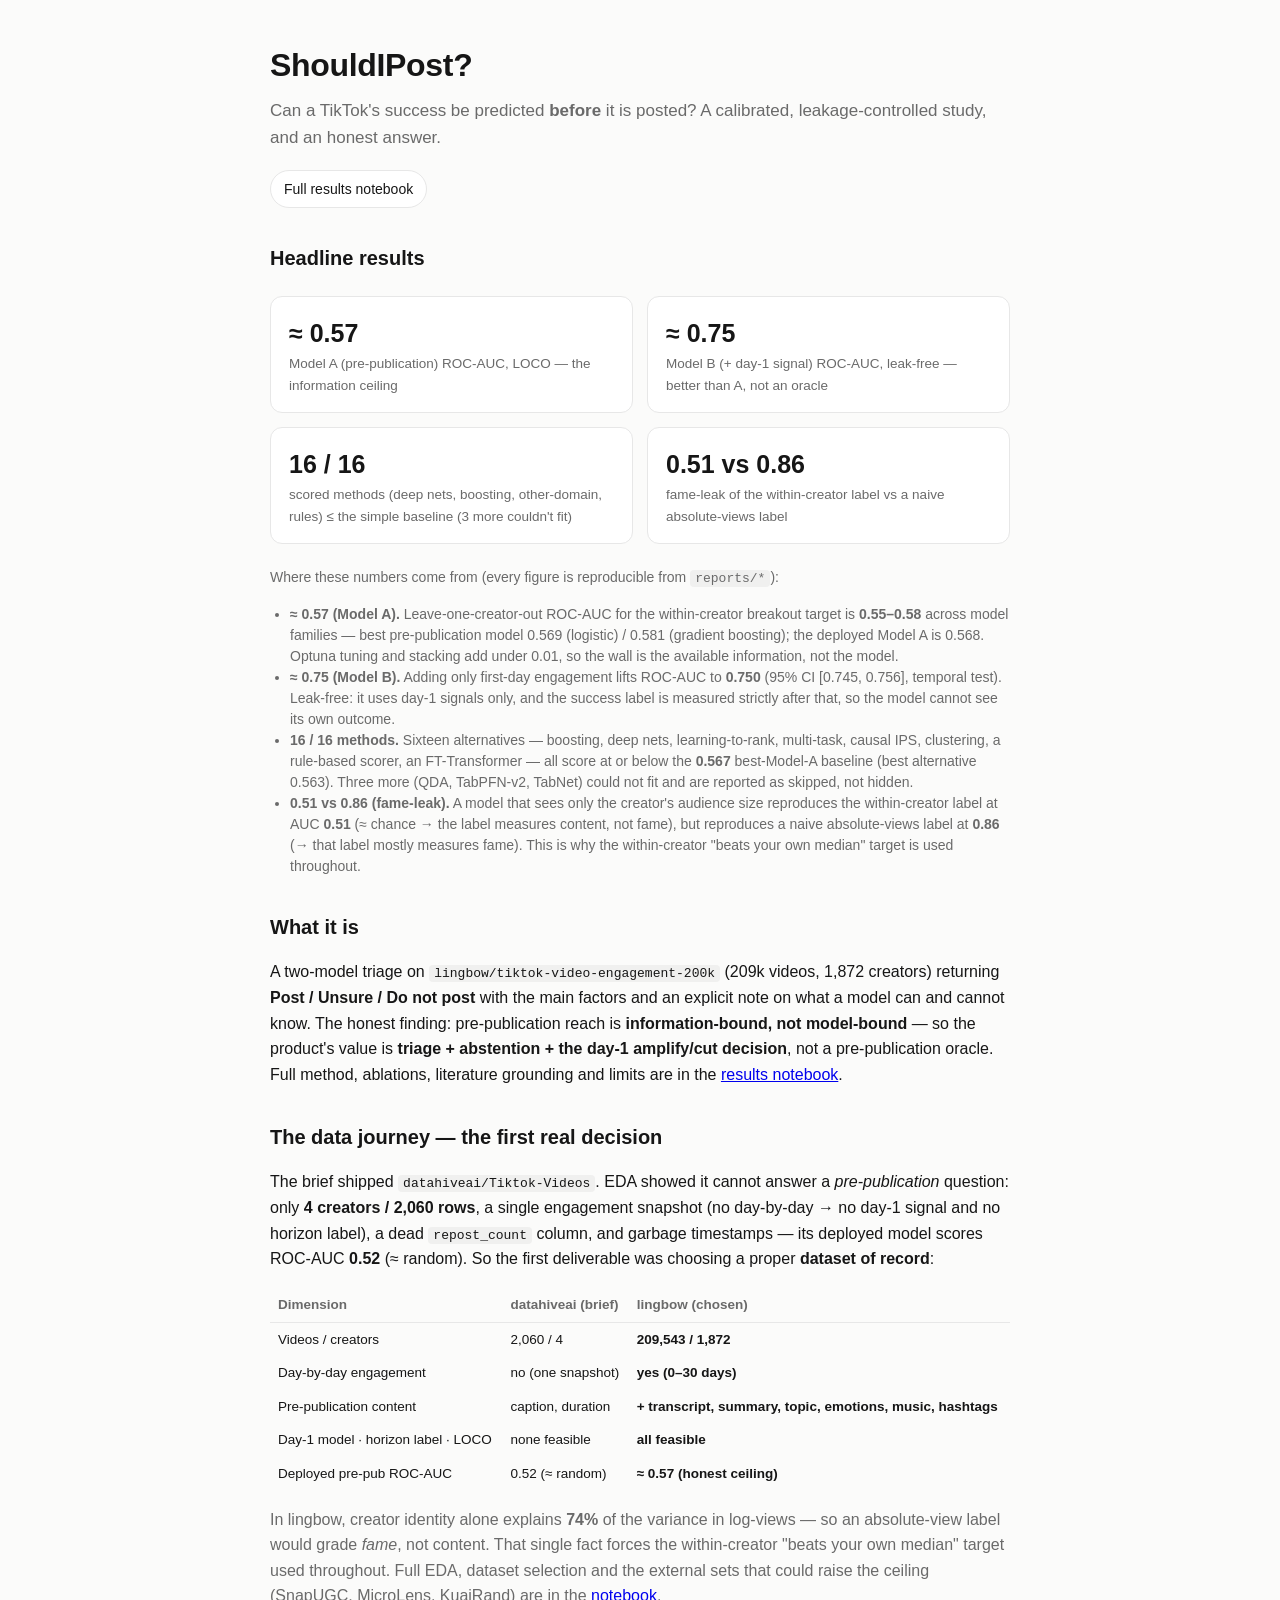
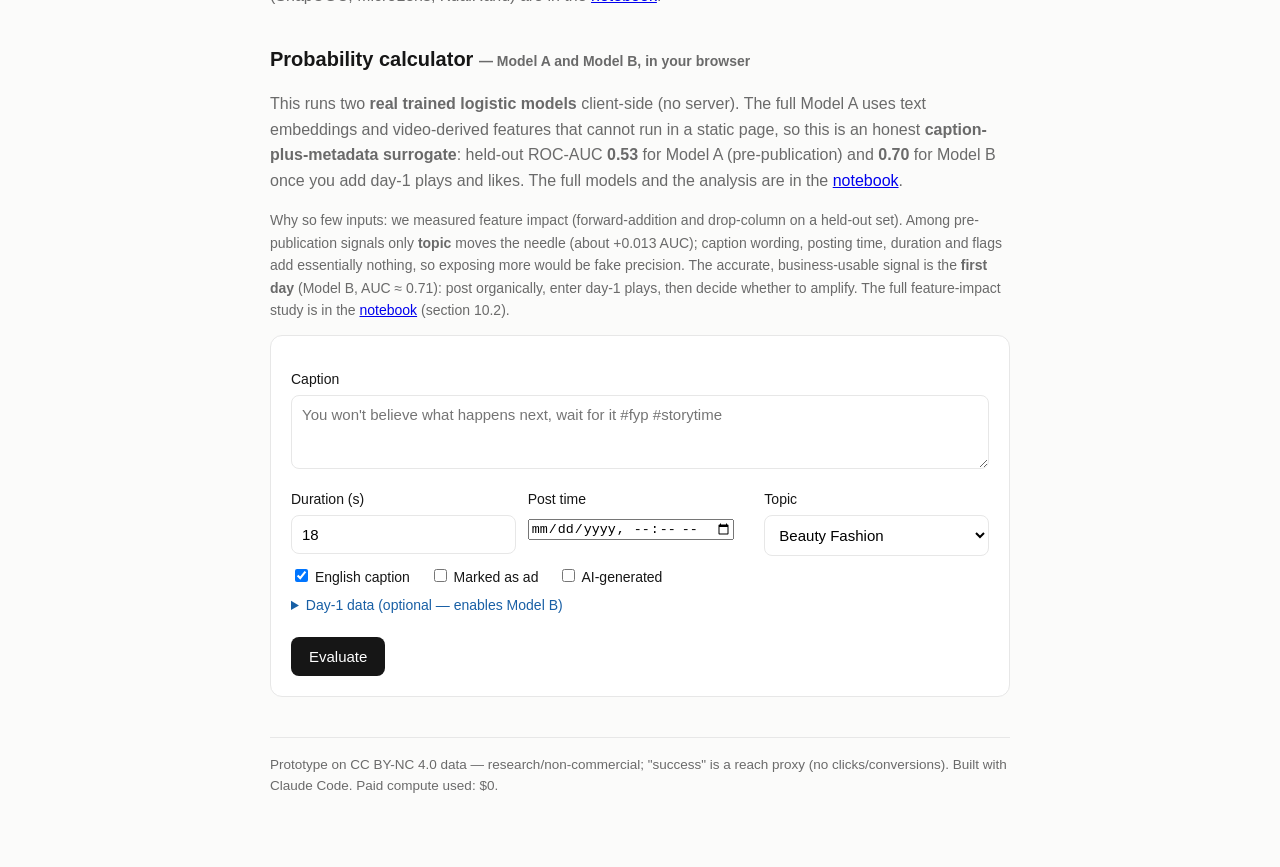
<file: docs/index.html>
<!DOCTYPE html>
<html lang="en">
<head>
<meta charset="utf-8"/>
<meta name="viewport" content="width=device-width, initial-scale=1"/>
<title>ShouldIPost? — pre-publication TikTok success, honestly measured</title>
<style>
  :root { --fg:#161616; --mut:#6a6a6a; --line:#e7e7e7; --bg:#fbfbfa; --green:#1a9850; --red:#d73027;
          --amber:#e08a00; --acc:#185fa5; --card:#fff; }
  *{box-sizing:border-box;} body{margin:0;background:var(--bg);color:var(--fg);
    font-family:-apple-system,Segoe UI,Roboto,Helvetica,sans-serif;line-height:1.6;}
  .wrap{max-width:780px;margin:0 auto;padding:40px 20px 72px;}
  h1{font-size:32px;margin:0 0 6px;letter-spacing:-.01em;} h2{font-size:20px;margin:34px 0 10px;}
  .sub{color:var(--mut);font-size:17px;margin:0 0 8px;}
  .pills a{display:inline-block;margin:10px 8px 0 0;padding:7px 13px;border:1px solid var(--line);
    border-radius:999px;text-decoration:none;color:var(--fg);font-size:14px;background:#fff;}
  .pills a:hover{border-color:var(--acc);color:var(--acc);}
  .grid{display:grid;grid-template-columns:repeat(2,1fr);gap:14px;margin:22px 0;}
  .stat{background:var(--card);border:1px solid var(--line);border-radius:12px;padding:16px 18px;}
  .stat .n{font-size:25px;font-weight:600;} .stat .l{color:var(--mut);font-size:13.5px;}
  p{font-size:16px;} .mut{color:var(--mut);} code{background:#f0f0ef;padding:1px 5px;border-radius:4px;font-size:13px;}
  .card{background:var(--card);border:1px solid var(--line);border-radius:12px;padding:20px;margin:14px 0;}
  label{display:block;font-weight:500;margin:12px 0 4px;font-size:14px;}
  textarea,input[type=number],input[type=text]{width:100%;padding:10px;border:1px solid var(--line);
    border-radius:8px;font-size:15px;font-family:inherit;} textarea{min-height:74px;resize:vertical;}
  .row{display:flex;gap:12px;} .row>div{flex:1;} input[type=range]{width:100%;}
  button{margin-top:14px;background:var(--fg);color:#fff;border:0;border-radius:8px;padding:11px 18px;font-size:15px;cursor:pointer;}
  .rec{font-size:25px;font-weight:600;} .bar{height:8px;background:#eee;border-radius:6px;overflow:hidden;margin:8px 0;}
  .bar>div{height:100%;background:var(--acc);} .factor{margin:2px 0;font-size:15px;}
  .note{background:#eef3f7;border-radius:8px;padding:12px;font-size:13px;color:#33475b;margin-top:12px;}
  .modelcard{border-top:1px solid var(--line);padding-top:12px;margin-top:14px;}
  select{width:100%;padding:10px;border:1px solid var(--line);border-radius:8px;font-size:15px;font-family:inherit;background:#fff;}
  summary{color:var(--acc);}
  footer{margin-top:40px;color:var(--mut);font-size:13.5px;border-top:1px solid var(--line);padding-top:16px;}
</style>
</head>
<body>
<div class="wrap">

  <h1>ShouldIPost?</h1>
  <p class="sub">Can a TikTok's success be predicted <b>before</b> it is posted? A calibrated,
     leakage-controlled study, and an honest answer.</p>
  <div class="pills">
    <a href="results.html">Full results notebook</a>
  </div>

  <h2>Headline results</h2>
  <div class="grid">
    <div class="stat"><div class="n">≈ 0.57</div><div class="l">Model A (pre-publication) ROC-AUC, LOCO — the information ceiling</div></div>
    <div class="stat"><div class="n">≈ 0.75</div><div class="l">Model B (+ day-1 signal) ROC-AUC, leak-free — better than A, not an oracle</div></div>
    <div class="stat"><div class="n">16 / 16</div><div class="l">scored methods (deep nets, boosting, other-domain, rules) ≤ the simple baseline (3 more couldn't fit)</div></div>
    <div class="stat"><div class="n">0.51 vs 0.86</div><div class="l">fame-leak of the within-creator label vs a naive absolute-views label</div></div>
  </div>
  <p class="mut" style="font-size:14px">Where these numbers come from (every figure is reproducible from
     <code>reports/*</code>):</p>
  <ul class="mut" style="font-size:14px;margin:0 0 6px;padding-left:20px;line-height:1.5">
    <li><b>≈ 0.57 (Model A).</b> Leave-one-creator-out ROC-AUC for the within-creator breakout target is
       <b>0.55–0.58</b> across model families — best pre-publication model 0.569 (logistic) / 0.581 (gradient
       boosting); the deployed Model A is 0.568. Optuna tuning and stacking add under 0.01, so the wall is
       the available information, not the model.</li>
    <li><b>≈ 0.75 (Model B).</b> Adding only first-day engagement lifts ROC-AUC to <b>0.750</b>
       (95% CI [0.745, 0.756], temporal test). Leak-free: it uses day-1 signals only, and the success
       label is measured strictly after that, so the model cannot see its own outcome.</li>
    <li><b>16 / 16 methods.</b> Sixteen alternatives — boosting, deep nets, learning-to-rank, multi-task,
       causal IPS, clustering, a rule-based scorer, an FT-Transformer — all score at or below the
       <b>0.567</b> best-Model-A baseline (best alternative 0.563). Three more (QDA, TabPFN-v2, TabNet)
       could not fit and are reported as skipped, not hidden.</li>
    <li><b>0.51 vs 0.86 (fame-leak).</b> A model that sees only the creator's audience size reproduces the
       within-creator label at AUC <b>0.51</b> (≈ chance → the label measures content, not fame), but
       reproduces a naive absolute-views label at <b>0.86</b> (→ that label mostly measures fame). This is
       why the within-creator "beats your own median" target is used throughout.</li>
  </ul>

  <h2>What it is</h2>
  <p>A two-model triage on <code>lingbow/tiktok-video-engagement-200k</code> (209k videos, 1,872
     creators) returning <b>Post / Unsure / Do not post</b> with the main factors and an explicit note
     on what a model can and cannot know. The honest finding: pre-publication reach is
     <b>information-bound, not model-bound</b> — so the product's value is <b>triage + abstention + the
     day-1 amplify/cut decision</b>, not a pre-publication oracle. Full method, ablations, literature
     grounding and limits are in the <a href="results.html">results notebook</a>.</p>

  <h2>The data journey — the first real decision</h2>
  <p>The brief shipped <code>datahiveai/Tiktok-Videos</code>. EDA showed it cannot answer a
     <i>pre-publication</i> question: only <b>4 creators / 2,060 rows</b>, a single engagement snapshot
     (no day-by-day → no day-1 signal and no horizon label), a dead <code>repost_count</code> column,
     and garbage timestamps — its deployed model scores ROC-AUC <b>0.52</b> (≈ random). So the first
     deliverable was choosing a proper <b>dataset of record</b>:</p>
  <table style="width:100%;border-collapse:collapse;font-size:13.5px;margin:10px 0 4px">
    <thead><tr style="text-align:left;color:var(--mut)">
      <th style="padding:6px 8px;border-bottom:1px solid var(--line)">Dimension</th>
      <th style="padding:6px 8px;border-bottom:1px solid var(--line)">datahiveai (brief)</th>
      <th style="padding:6px 8px;border-bottom:1px solid var(--line)">lingbow (chosen)</th></tr></thead>
    <tbody>
      <tr><td style="padding:6px 8px">Videos / creators</td><td style="padding:6px 8px">2,060 / 4</td><td style="padding:6px 8px"><b>209,543 / 1,872</b></td></tr>
      <tr><td style="padding:6px 8px">Day-by-day engagement</td><td style="padding:6px 8px">no (one snapshot)</td><td style="padding:6px 8px"><b>yes (0–30 days)</b></td></tr>
      <tr><td style="padding:6px 8px">Pre-publication content</td><td style="padding:6px 8px">caption, duration</td><td style="padding:6px 8px"><b>+ transcript, summary, topic, emotions, music, hashtags</b></td></tr>
      <tr><td style="padding:6px 8px">Day-1 model · horizon label · LOCO</td><td style="padding:6px 8px">none feasible</td><td style="padding:6px 8px"><b>all feasible</b></td></tr>
      <tr><td style="padding:6px 8px">Deployed pre-pub ROC-AUC</td><td style="padding:6px 8px">0.52 (≈ random)</td><td style="padding:6px 8px"><b>≈ 0.57 (honest ceiling)</b></td></tr>
    </tbody>
  </table>
  <p class="mut">In lingbow, creator identity alone explains <b>74%</b> of the variance in log-views — so
     an absolute-view label would grade <i>fame</i>, not content. That single fact forces the
     within-creator "beats your own median" target used throughout. Full EDA, dataset selection and the
     external sets that could raise the ceiling (SnapUGC, MicroLens, KuaiRand) are in the
     <a href="results.html">notebook</a>.</p>

  <h2>Probability calculator <span class="mut" style="font-size:14px">— Model A and Model B, in your browser</span></h2>
  <p class="mut">This runs two <b>real trained logistic models</b> client-side (no server). The full Model A
     uses text embeddings and video-derived features that cannot run in a static page, so this is an honest
     <b>caption-plus-metadata surrogate</b>: held-out ROC-AUC <b id="aucA">…</b> for Model A
     (pre-publication) and <b id="aucB">…</b> for Model B once you add day-1 plays and likes. The full
     models and the analysis are in the <a href="results.html">notebook</a>.</p>
  <p class="mut" style="font-size:14px">Why so few inputs: we measured feature impact (forward-addition and
     drop-column on a held-out set). Among pre-publication signals only <b>topic</b> moves the needle
     (about +0.013 AUC); caption wording, posting time, duration and flags add essentially nothing, so
     exposing more would be fake precision. The accurate, business-usable signal is the <b>first day</b>
     (Model B, AUC ≈ 0.71): post organically, enter day-1 plays, then decide whether to amplify. The
     full feature-impact study is in the <a href="results.html">notebook</a> (section 10.2).</p>
  <div class="card">
    <label for="caption">Caption</label>
    <textarea id="caption" placeholder="You won't believe what happens next, wait for it #fyp #storytime"></textarea>
    <div class="row">
      <div><label for="dur">Duration (s)</label><input type="number" id="dur" value="18" min="0" max="7200" step="1" inputmode="numeric"/></div>
      <div><label for="when">Post time</label><input type="datetime-local" id="when"/></div>
      <div><label for="topic">Topic</label><select id="topic"></select></div>
    </div>
    <div style="margin:10px 0 2px;font-size:14px">
      <label style="display:inline;font-weight:400"><input type="checkbox" id="eng" checked/> English caption</label>
      <label style="display:inline;font-weight:400;margin-left:16px"><input type="checkbox" id="ads"/> Marked as ad</label>
      <label style="display:inline;font-weight:400;margin-left:16px"><input type="checkbox" id="ai"/> AI-generated</label>
    </div>
    <details style="margin:6px 0">
      <summary style="cursor:pointer;font-size:14px">Day-1 data (optional — enables Model B)</summary>
      <div class="row" style="margin-top:8px">
        <div><label for="plays">Day-1 plays</label><input type="number" id="plays" min="0" max="10000000000" step="1" inputmode="numeric" placeholder="e.g. 5000"/></div>
        <div><label for="likes">Day-1 likes</label><input type="number" id="likes" min="0" max="10000000000" step="1" inputmode="numeric" placeholder="e.g. 300"/></div>
      </div>
    </details>
    <button id="go">Evaluate</button>
    <div id="out" style="margin-top:8px;display:none">
      <div id="cardA" class="modelcard"></div>
      <div id="cardB" class="modelcard" style="display:none"></div>
      <div class="note" id="cannot"></div>
    </div>
  </div>

  <footer>
    Prototype on CC BY-NC 4.0 data — research/non-commercial; "success" is a reach proxy (no
    clicks/conversions). Built with Claude Code. Paid compute used: $0.
  </footer>
</div>

<script>
// Real Model A / Model B logistic surrogates, trained on browser-computable features by
// scripts/build_web_model.py and inlined here (works offline and on GitHub Pages alike).
const MODEL = /*MODEL_JSON_START*/{"version":"web-1.0","note":"Logistic surrogates trained on browser-computable features only; honest held-out AUC below.","topic_te":{"Beauty_Fashion":0.47826553227997426,"Cooking_Food":0.5118632240055827,"Dance_Music":0.4896414966341387,"Life_hacks_Personal_growth":0.5265319533431904,"Lifestyle":0.47052930372349305,"Movies_TV_Books":0.519979242345615,"Others":0.5183067302945532,"Shopping_Products":0.5184378629500581,"Sports_Fitness":0.5094362745098039,"__global__":0.501482},"topics":["Beauty_Fashion","Cooking_Food","Dance_Music","Life_hacks_Personal_growth","Lifestyle","Movies_TV_Books","Others","Shopping_Products","Sports_Fitness"],"A":{"features":["char_len","word_count","n_hashtags","n_emoji","has_question","has_cta","has_url","allcaps_ratio","hour_sin","hour_cos","dow_sin","dow_cos","is_weekend","log_duration","is_english","is_ads","created_by_ai","topic_te"],"labels":["caption length","word count","hashtag count","emoji count","question hook","call to action","off-platform link","ALL-CAPS ratio","posting hour","posting hour","day of week","day of week","weekend post","video length","English caption","marked as ad","AI-generated","topic prior"],"mean":[119.774329,14.889701,6.012673,0.978706,0.061483,0.07676,0.00266,0.024709,-0.29019,-0.166235,0.045184,-0.019671,0.256984,3.249532,0.651233,0.0,0.005279,0.501482],"std":[145.422307,20.649806,7.310948,2.205897,0.240214,0.266211,0.051506,0.088825,0.64052,0.691295,0.703963,0.708525,0.436971,0.876804,0.47658,1.0,0.072462,0.020869],"coef":[0.136403,-0.105116,-0.010873,0.008737,0.002186,-0.054358,-0.019311,0.004408,0.004502,0.010823,-0.017401,-0.008988,0.039663,-0.04086,0.019636,0.0,-0.013378,0.090227],"intercept":0.005953,"bands":{"t_low":0.4701,"t_high":0.5247},"metrics":{"roc_auc":0.5326,"brier":0.2493,"n_test":31184}},"B":{"features":["char_len","word_count","n_hashtags","n_emoji","has_question","has_cta","has_url","allcaps_ratio","hour_sin","hour_cos","dow_sin","dow_cos","is_weekend","log_duration","is_english","is_ads","created_by_ai","topic_te","log_play_d1","log_like_d1","er_d1"],"labels":["caption length","word count","hashtag count","emoji count","question hook","call to action","off-platform link","ALL-CAPS ratio","posting hour","posting hour","day of week","day of week","weekend post","video length","English caption","marked as ad","AI-generated","topic prior","day-1 plays","day-1 likes","day-1 engagement rate"],"mean":[119.774329,14.889701,6.012673,0.978706,0.061483,0.07676,0.00266,0.024709,-0.29019,-0.166235,0.045184,-0.019671,0.256984,3.249532,0.651233,0.0,0.005279,0.501482,6.566004,3.888874,0.103495],"std":[145.422307,20.649806,7.310948,2.205897,0.240214,0.266211,0.051506,0.088825,0.64052,0.691295,0.703963,0.708525,0.436971,0.876804,0.47658,1.0,0.072462,0.020869,1.684933,1.804861,0.32618],"coef":[-0.015776,0.011158,0.052405,0.026311,-0.027651,-0.013516,-0.010676,-0.033855,0.060495,0.081327,-0.009314,-0.003729,0.056025,-0.135688,-0.119756,0.0,-0.003741,0.05521,1.462425,-0.692315,0.848823],"intercept":0.038881,"bands":{"t_low":0.3766,"t_high":0.6483},"metrics":{"roc_auc":0.7027,"brier":0.2205,"n_test":31184}}}/*MODEL_JSON_END*/;
const $ = id => document.getElementById(id);
const COL = {Post:"var(--green)","Do not post":"var(--red)",Unsure:"var(--amber)"};
const EMOJI = /[\u{1F300}-\u{1FAFF}\u{2600}-\u{27BF}\u{1F000}-\u{1F0FF}]/gu;
const CTA = /\b(follow|like|share|comment|subscribe|link in bio|check out|tag|save|duet)\b/i;

if (MODEL) {
  MODEL.topics.forEach(t => { const o = document.createElement("option");
    o.value = t; o.textContent = t.replace(/_/g, " "); $("topic").appendChild(o); });
  $("aucA").textContent = MODEL.A.metrics.roc_auc.toFixed(2);
  $("aucB").textContent = MODEL.B.metrics.roc_auc.toFixed(2);
}

// Parse + sanitise every field so no input can break the calculator (fool-proofing).
function readInputs(){
  const warn = [];
  const num = (id) => { const v = parseFloat($(id).value); return Number.isFinite(v) ? v : 0; };
  let cap = $("caption").value || "";
  if (cap.length > 5000){ cap = cap.slice(0, 5000); warn.push("caption truncated to 5000 characters"); }
  let dur = num("dur"); if (dur < 0) dur = 0;
  if (dur > 7200){ dur = 7200; warn.push("duration capped at 7200 s"); }
  let plays = num("plays"); if (plays < 0) plays = 0; if (plays > 1e10) plays = 1e10;
  let likes = num("likes"); if (likes < 0) likes = 0; if (likes > 1e10) likes = 1e10;
  if (plays > 0 && likes > plays){ likes = plays; warn.push("day-1 likes cannot exceed plays — clamped to plays"); }
  let t = $("when").value ? new Date($("when").value) : new Date();
  if (isNaN(t.getTime())) t = new Date();
  return { cap, dur, plays, likes, dt: t, warn };
}

function features(inp){
  const c = inp.cap, words = c.split(/\s+/).filter(Boolean);
  const h = inp.dt.getHours() + inp.dt.getMinutes()/60, dow = (inp.dt.getDay()+6)%7;   // Mon=0..Sun=6
  const te = MODEL.topic_te[$("topic").value] ?? MODEL.topic_te["__global__"];
  const caps = words.filter(w => w.length>1 && w===w.toUpperCase() && /[A-Z]/.test(w));
  return {
    char_len:c.length, word_count:words.length,
    n_hashtags:(c.match(/#\w+/g)||[]).length, n_emoji:(c.match(EMOJI)||[]).length,
    has_question:c.includes("?")?1:0, has_cta:CTA.test(c)?1:0, has_url:/https?:\/\/|www\./.test(c)?1:0,
    allcaps_ratio: words.length ? caps.length/words.length : 0,
    hour_sin:Math.sin(2*Math.PI*h/24), hour_cos:Math.cos(2*Math.PI*h/24),
    dow_sin:Math.sin(2*Math.PI*dow/7), dow_cos:Math.cos(2*Math.PI*dow/7),
    is_weekend: dow>=5?1:0, log_duration:Math.log1p(inp.dur),
    is_english:$("eng").checked?1:0, is_ads:$("ads").checked?1:0, created_by_ai:$("ai").checked?1:0,
    topic_te: Number.isFinite(te) ? te : MODEL.topic_te["__global__"],
    log_play_d1:Math.log1p(inp.plays), log_like_d1:Math.log1p(inp.likes),
    er_d1: inp.plays>0 ? Math.min(1, inp.likes/inp.plays) : 0,
  };
}

function score(sub, f){
  let logit = sub.intercept; const contrib = {};
  sub.features.forEach((name, i) => {
    const z = ((f[name] ?? 0) - sub.mean[i]) / sub.std[i];
    const v = sub.coef[i]*z; logit += v;
    const lab = sub.labels[i];                                   // merge duplicates (hour/day twice)
    if (!contrib[lab] || Math.abs(v) > Math.abs(contrib[lab])) contrib[lab] = v;
  });
  const p = 1/(1+Math.exp(-logit)), b = sub.bands;
  const rec = p>=b.t_high ? "Post" : (p<b.t_low ? "Do not post" : "Unsure");
  const factors = Object.entries(contrib).map(([label,v])=>({label,v}))
    .sort((a,b)=>Math.abs(b.v)-Math.abs(a.v)).slice(0,4);
  return {p, rec, factors};
}

function render(el, title, sub, f){
  const r = score(sub, f);
  const pct = Number.isFinite(r.p) ? Math.round(Math.min(1, Math.max(0, r.p))*100) : 0;
  el.style.display = "block";
  el.innerHTML =
    `<div style="font-size:13px;color:var(--mut);margin-bottom:2px">${title} · held-out AUC ${sub.metrics.roc_auc.toFixed(2)}</div>`+
    `<div class="rec" style="color:${COL[r.rec]}">${r.rec} `+
      `<span style="font-weight:400;font-size:16px;color:var(--mut)">P(success) = ${pct}%</span></div>`+
    `<div class="bar"><div style="width:${pct}%"></div></div>`+
    `<p class='mut' style='margin:8px 0 2px'>Top factors</p>`+
    r.factors.map(x=>`<div class="factor">${x.v>0?"↑":"↓"} ${x.label}</div>`).join("");
}

$("go").onclick = () => {
  try {
    if (!MODEL){ alert("Model not embedded — run scripts/build_web_model.py to inline web_model.json."); return; }
    const inp = readInputs();
    const f = features(inp);
    $("out").style.display = "block";
    render($("cardA"), "Model A — pre-publication (caption + metadata)", MODEL.A, f);
    if (inp.plays > 0) render($("cardB"), "Model B — with day-1 plays and likes", MODEL.B, f);
    else $("cardB").style.display = "none";
    $("cannot").innerHTML =
      (inp.warn.length ? "<b>Adjusted:</b> " + inp.warn.join("; ") + ".<br>" : "") +
      "What the model cannot see before posting: actual watch-time, the first-seconds hook as a viewer "+
      "experiences it, algorithmic seeding, and trend-timing luck. Pre-publication signal is weak by nature "+
      "(Model A AUC ~"+MODEL.A.metrics.roc_auc.toFixed(2)+" here), so it triages and abstains to Unsure "+
      "rather than bluff; the day-1 model (B) is far stronger.";
  } catch (e) {
    $("out").style.display = "block";
    $("cannot").textContent = "Could not score this input — please check the fields and try again.";
  }
};
</script>
</body>
</html>
</file>
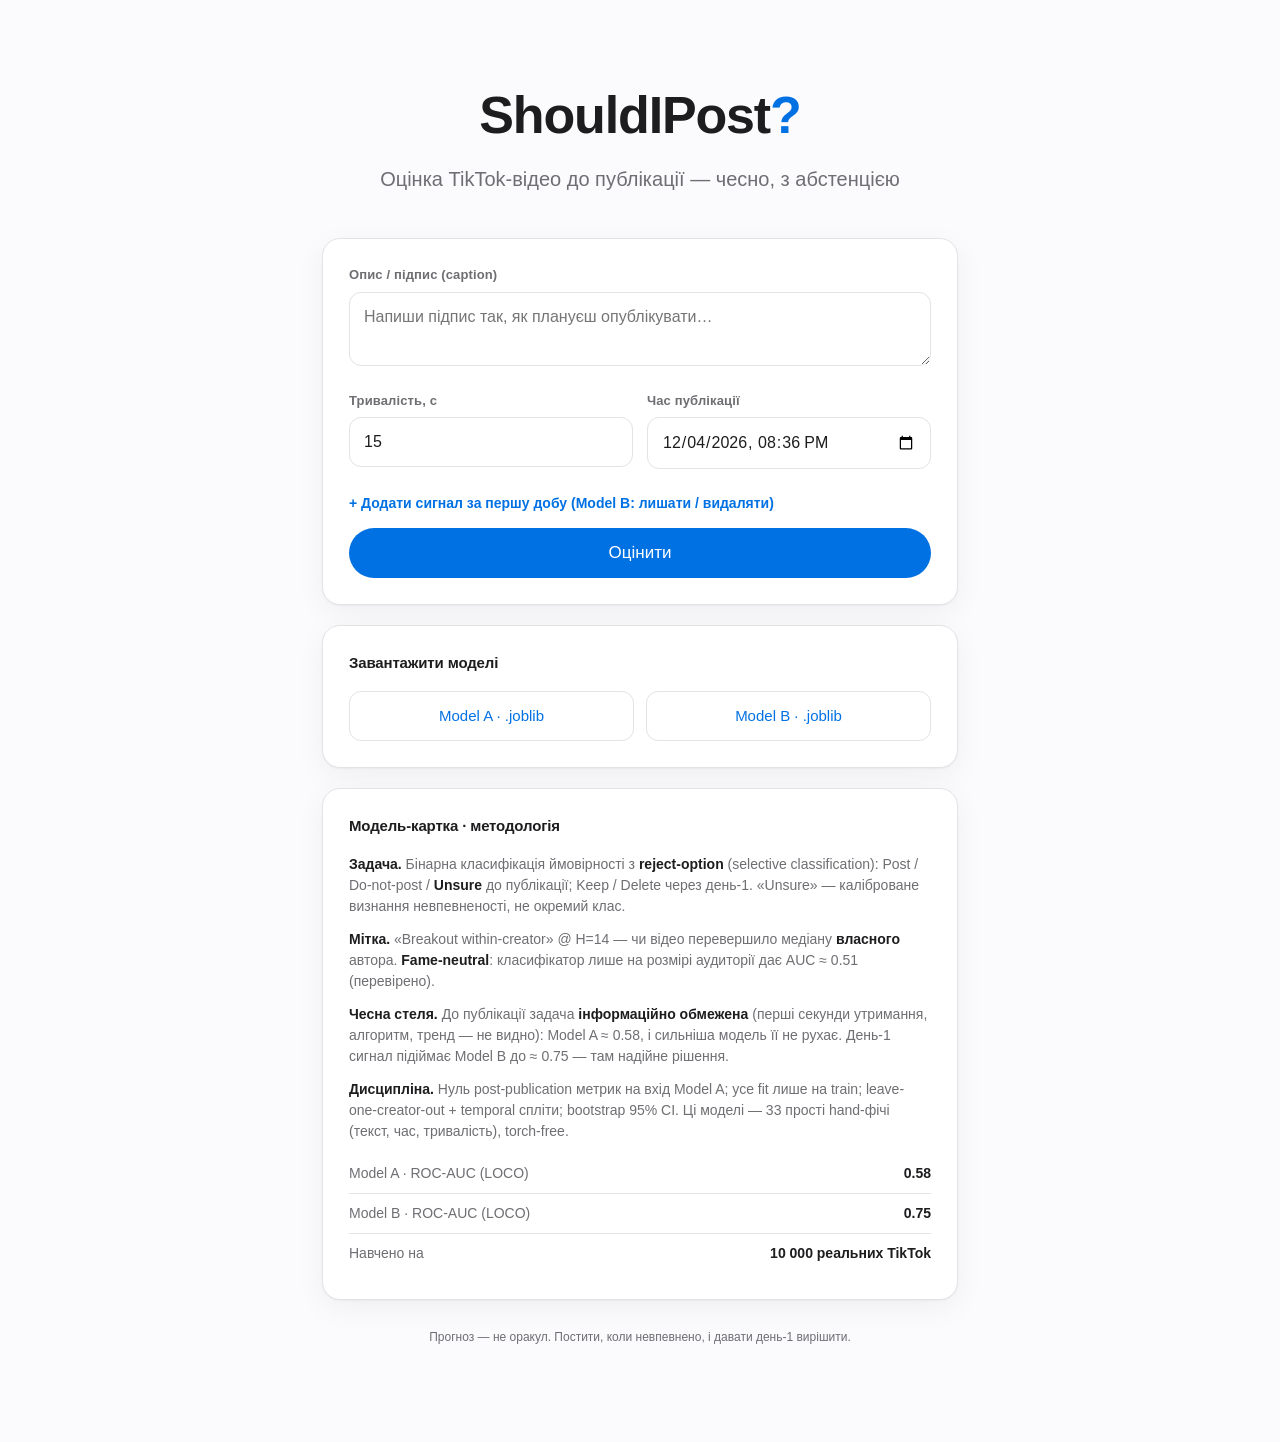
<file: heroku_app/static/index.html>
<!doctype html>
<html lang="uk">
<head>
<meta charset="utf-8">
<meta name="viewport" content="width=device-width, initial-scale=1">
<title>ShouldIPost?</title>
<style>
  :root{
    --ink:#1d1d1f; --sub:#6e6e73; --line:#e3e3e6; --bg:#fbfbfd; --card:#ffffff;
    --accent:#0071e3; --green:#1a7f37; --red:#d70015; --amber:#9a6700;
    --radius:18px; --shadow:0 1px 2px rgba(0,0,0,.04),0 8px 30px rgba(0,0,0,.05);
  }
  *{box-sizing:border-box;margin:0}
  body{font-family:-apple-system,BlinkMacSystemFont,"SF Pro Text","Helvetica Neue",Arial,sans-serif;
       color:var(--ink);background:var(--bg);line-height:1.5;-webkit-font-smoothing:antialiased}
  .wrap{max-width:680px;margin:0 auto;padding:0 22px 96px}
  header{text-align:center;padding:76px 0 44px}
  header h1{font-size:52px;font-weight:600;letter-spacing:-.022em}
  header h1 .q{color:var(--accent)}
  header p{color:var(--sub);font-size:20px;margin-top:10px;font-weight:400}
  .card{background:var(--card);border:1px solid var(--line);border-radius:var(--radius);
        box-shadow:var(--shadow);padding:26px;margin-bottom:20px}
  label{display:block;font-size:13px;font-weight:600;color:var(--sub);margin:0 0 7px;letter-spacing:.01em}
  textarea,input{width:100%;font:inherit;font-size:16px;color:var(--ink);background:#fff;
        border:1px solid var(--line);border-radius:12px;padding:12px 14px;outline:none;transition:border-color .15s}
  textarea:focus,input:focus{border-color:var(--accent)}
  textarea{resize:vertical;min-height:74px}
  .row{display:flex;gap:14px}.row>div{flex:1}
  .field{margin-bottom:18px}.field:last-child{margin-bottom:0}
  details{margin-top:4px}
  summary{cursor:pointer;font-size:14px;font-weight:600;color:var(--accent);list-style:none;padding:6px 0}
  summary::-webkit-details-marker{display:none}
  summary::before{content:"+ ";font-weight:700}
  details[open] summary::before{content:"– "}
  .btn{display:block;width:100%;margin-top:8px;background:var(--accent);color:#fff;border:0;
       border-radius:980px;padding:15px;font-size:17px;font-weight:500;cursor:pointer;transition:opacity .15s}
  .btn:hover{opacity:.9}.btn:active{opacity:.8}
  .out{display:none;margin-top:6px}
  .verdict{display:flex;align-items:baseline;gap:14px;padding:20px 0;border-bottom:1px solid var(--line)}
  .verdict:last-child{border-bottom:0}
  .pill{font-size:22px;font-weight:600;letter-spacing:-.01em;white-space:nowrap}
  .pill.post,.pill.keep{color:var(--green)} .pill.stop,.pill.delete{color:var(--red)} .pill.unsure{color:var(--amber)}
  .vmeta{color:var(--sub);font-size:14px}
  .vmeta b{color:var(--ink);font-weight:600}
  .tag{font-size:11px;font-weight:700;color:var(--sub);letter-spacing:.06em;text-transform:uppercase;min-width:74px}
  .note{color:var(--sub);font-size:13px;margin-top:16px;line-height:1.55}
  h2{font-size:15px;font-weight:600;margin-bottom:16px;letter-spacing:-.01em}
  .kv{display:flex;justify-content:space-between;padding:9px 0;border-bottom:1px solid var(--line);font-size:14px}
  .kv:last-child{border-bottom:0}.kv span:first-child{color:var(--sub)}.kv b{font-weight:600}
  .dl{display:flex;gap:12px}.dl a{flex:1;text-align:center;text-decoration:none;color:var(--accent);
       border:1px solid var(--line);border-radius:12px;padding:13px;font-size:15px;font-weight:500;transition:background .15s}
  .dl a:hover{background:#f5f5f7}
  .mc p{font-size:14px;color:var(--sub);margin-bottom:12px}.mc p:last-child{margin-bottom:0}
  .mc b{color:var(--ink)}
  footer{text-align:center;color:var(--sub);font-size:12px;padding-top:8px}
  @media(max-width:520px){header h1{font-size:40px}.row{flex-direction:column;gap:0}.row>div{margin-bottom:18px}}
</style>
</head>
<body>
<div class="wrap">
  <header>
    <h1>ShouldIPost<span class="q">?</span></h1>
    <p>Оцінка TikTok-відео до публікації — чесно, з абстенцією</p>
  </header>

  <div class="card">
    <div class="field"><label>Опис / підпис (caption)</label>
      <textarea id="caption" placeholder="Напиши підпис так, як плануєш опублікувати…"></textarea></div>
    <div class="field"><div class="row">
      <div><label>Тривалість, с</label><input id="duration" type="number" value="15" min="1" max="600"></div>
      <div><label>Час публікації</label><input id="post_time" type="datetime-local"></div>
    </div></div>
    <details><summary>Додати сигнал за першу добу (Model B: лишати / видаляти)</summary>
      <div class="row" style="margin-top:14px">
        <div><label>Перегляди day-1</label><input id="plays" type="number" placeholder="напр. 8000"></div>
        <div><label>Лайки day-1</label><input id="likes" type="number" placeholder="напр. 600"></div>
      </div>
      <div class="row" style="margin-top:14px">
        <div><label>Коментарі</label><input id="comments" type="number" placeholder="0"></div>
        <div><label>Репости</label><input id="shares" type="number" placeholder="0"></div>
      </div>
    </details>
    <button class="btn" onclick="run()">Оцінити</button>
  </div>

  <div class="card out" id="out">
    <div class="verdict"><span class="tag">До постингу</span>
      <span class="pill" id="pa"></span><span class="vmeta" id="ma"></span></div>
    <div class="verdict" id="rowb"><span class="tag">Через 24 год</span>
      <span class="pill" id="pb"></span><span class="vmeta" id="mb"></span></div>
    <p class="note" id="note"></p>
  </div>

  <div class="card">
    <h2>Завантажити моделі</h2>
    <div class="dl"><a href="/download/a">Model A · .joblib</a><a href="/download/b">Model B · .joblib</a></div>
  </div>

  <div class="card mc">
    <h2>Модель-картка · методологія</h2>
    <p><b>Задача.</b> Бінарна класифікація ймовірності з <b>reject-option</b> (selective classification):
      Post / Do-not-post / <b>Unsure</b> до публікації; Keep / Delete через день-1. «Unsure» —
      каліброване визнання невпевненості, не окремий клас.</p>
    <p><b>Мітка.</b> «Breakout within-creator» @ H=14 — чи відео перевершило медіану <b>власного</b> автора.
      <b>Fame-neutral</b>: класифікатор лише на розмірі аудиторії дає AUC ≈ 0.51 (перевірено).</p>
    <p><b>Чесна стеля.</b> До публікації задача <b>інформаційно обмежена</b> (перші секунди утримання,
      алгоритм, тренд — не видно): Model A ≈ 0.58, і сильніша модель її не рухає. День-1 сигнал підіймає
      Model B до ≈ 0.75 — там надійне рішення.</p>
    <p><b>Дисципліна.</b> Нуль post-publication метрик на вхід Model A; усе fit лише на train; leave-one-creator-out
      + temporal спліти; bootstrap 95% CI. Ці моделі — 33 прості hand-фічі (текст, час, тривалість), torch-free.</p>
    <div class="kv"><span>Model A · ROC-AUC (LOCO)</span><b>0.58</b></div>
    <div class="kv"><span>Model B · ROC-AUC (LOCO)</span><b>0.75</b></div>
    <div class="kv"><span>Навчено на</span><b>10 000 реальних TikTok</b></div>
  </div>

  <footer>Прогноз — не оракул. Постити, коли невпевнено, і давати день-1 вирішити.</footer>
</div>

<script>
const $ = id => document.getElementById(id);
function pillClass(v){return {"Post":"post","Do not post":"stop","Unsure":"unsure","Keep":"keep","Delete":"delete"}[v]||"unsure"}
async function run(){
  const num = id => { const v = parseFloat($(id).value); return isNaN(v) ? null : v; };
  const day1 = {plays:num('plays'),likes:num('likes'),comments:num('comments'),shares:num('shares')};
  const hasD1 = day1.plays!=null || day1.likes!=null;
  const body = {caption:$('caption').value, duration:num('duration'), post_time:$('post_time').value,
                day1: hasD1 ? day1 : null};
  let r;
  try{ r = await (await fetch('/api/score',{method:'POST',headers:{'Content-Type':'application/json'},body:JSON.stringify(body)})).json(); }
  catch(e){ alert('Помилка з’єднання'); return; }
  const a = r.model_A;
  $('pa').textContent = a.verdict; $('pa').className = 'pill '+pillClass(a.verdict);
  $('ma').innerHTML = 'ймовірність успіху <b>'+(a.probability*100).toFixed(0)+'%</b>';
  if(r.model_B){ $('rowb').style.display='flex'; const b=r.model_B;
    $('pb').textContent = b.verdict==='Keep'?'Лишити':'Видалити'; $('pb').className='pill '+pillClass(b.verdict);
    $('mb').innerHTML = 'ймовірність успіху <b>'+(b.probability*100).toFixed(0)+'%</b> · '+
      (b.verdict==='Delete'?'day-1 слабкий → безпечно видалити':'day-1 тримається → лишити');
  } else $('rowb').style.display='none';
  $('note').textContent = r.note; $('out').style.display='block';
  $('out').scrollIntoView({behavior:'smooth',block:'nearest'});
}
document.querySelector('#post_time').value = new Date(Date.now()-new Date().getTimezoneOffset()*6e4).toISOString().slice(0,16);
</script>
</body>
</html>
</file>
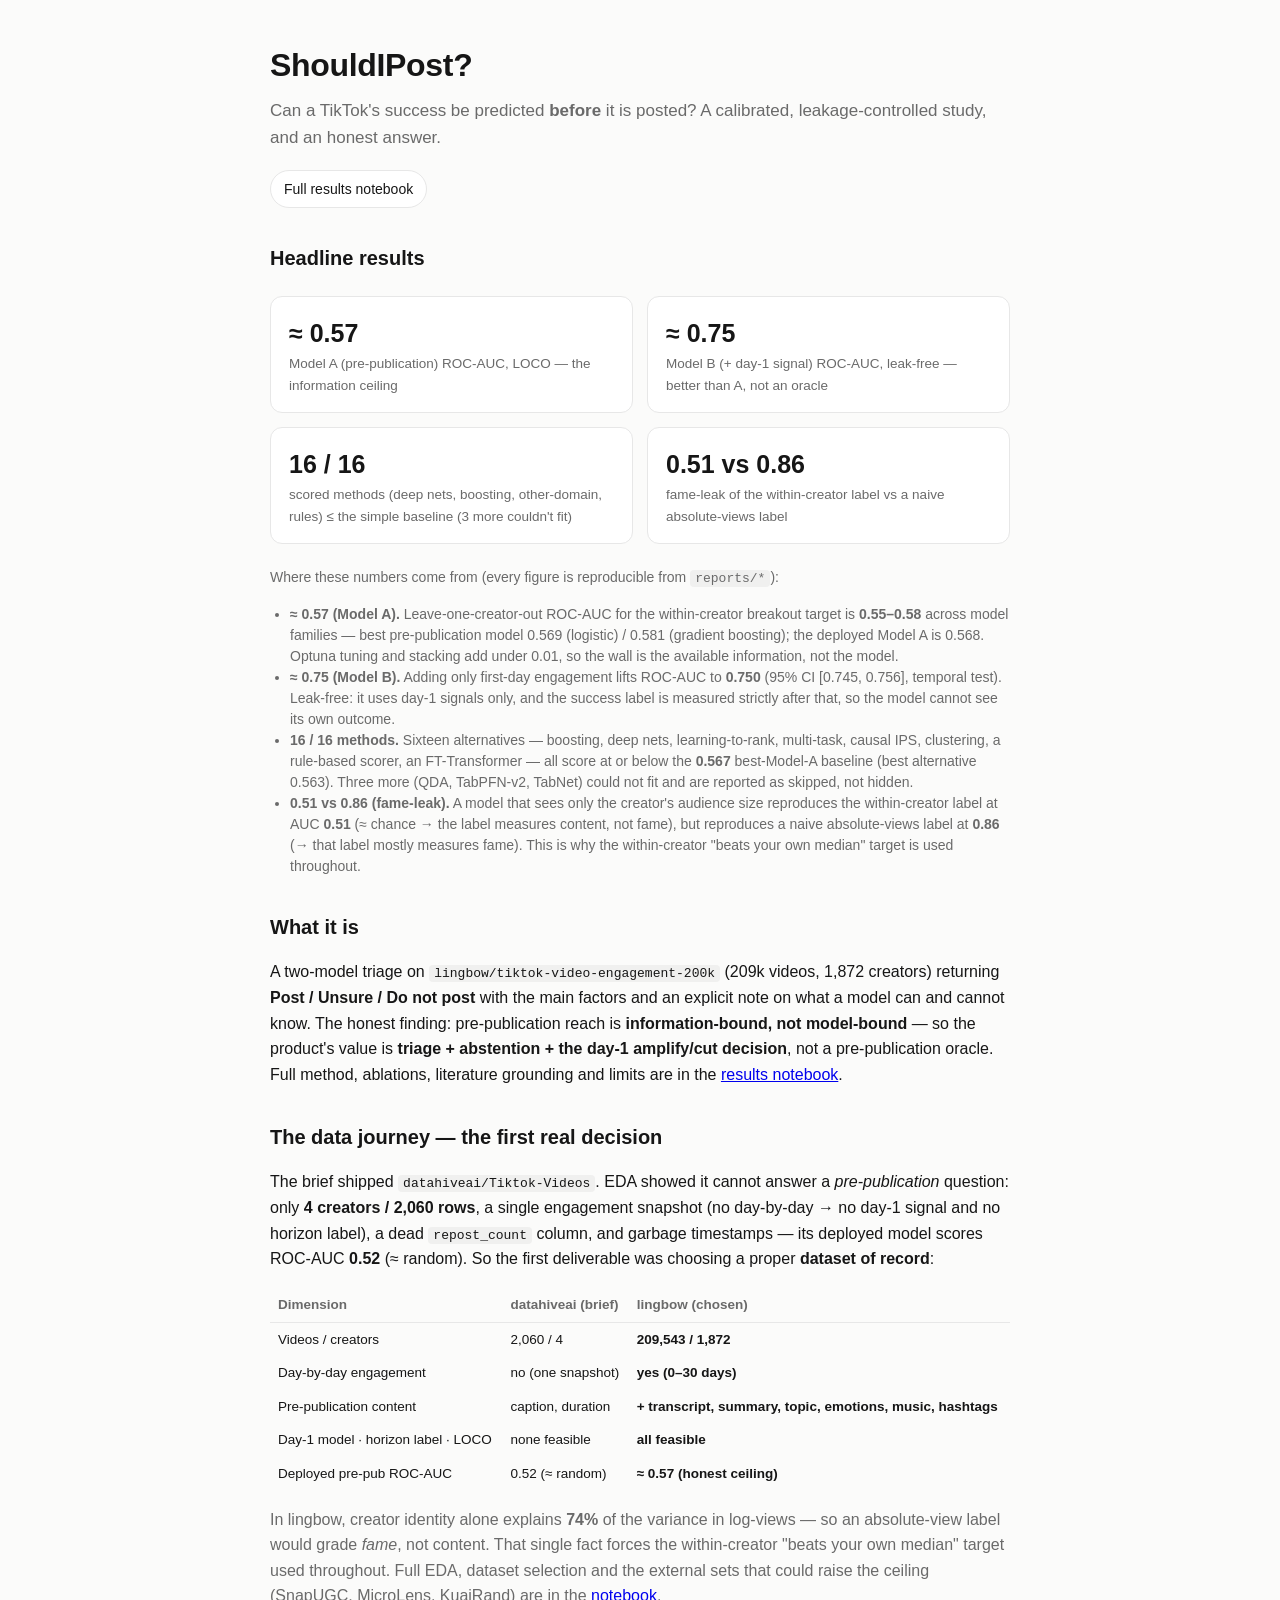
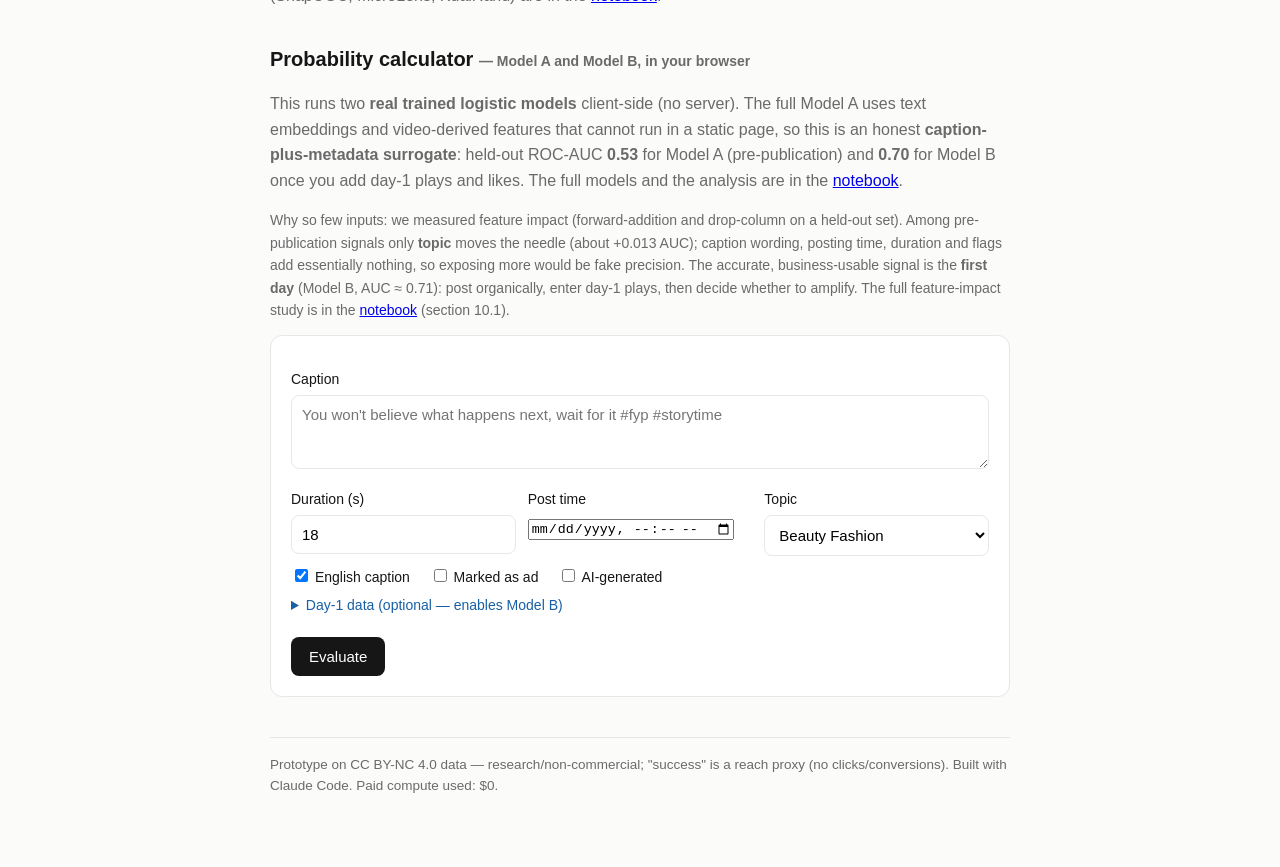
<file: webapp/static/landing.html>
<!DOCTYPE html>
<html lang="en">
<head>
<meta charset="utf-8"/>
<meta name="viewport" content="width=device-width, initial-scale=1"/>
<title>ShouldIPost? — pre-publication TikTok success, honestly measured</title>
<style>
  :root { --fg:#161616; --mut:#6a6a6a; --line:#e7e7e7; --bg:#fbfbfa; --green:#1a9850; --red:#d73027;
          --amber:#e08a00; --acc:#185fa5; --card:#fff; }
  *{box-sizing:border-box;} body{margin:0;background:var(--bg);color:var(--fg);
    font-family:-apple-system,Segoe UI,Roboto,Helvetica,sans-serif;line-height:1.6;}
  .wrap{max-width:780px;margin:0 auto;padding:40px 20px 72px;}
  h1{font-size:32px;margin:0 0 6px;letter-spacing:-.01em;} h2{font-size:20px;margin:34px 0 10px;}
  .sub{color:var(--mut);font-size:17px;margin:0 0 8px;}
  .pills a{display:inline-block;margin:10px 8px 0 0;padding:7px 13px;border:1px solid var(--line);
    border-radius:999px;text-decoration:none;color:var(--fg);font-size:14px;background:#fff;}
  .pills a:hover{border-color:var(--acc);color:var(--acc);}
  .grid{display:grid;grid-template-columns:repeat(2,1fr);gap:14px;margin:22px 0;}
  .stat{background:var(--card);border:1px solid var(--line);border-radius:12px;padding:16px 18px;}
  .stat .n{font-size:25px;font-weight:600;} .stat .l{color:var(--mut);font-size:13.5px;}
  p{font-size:16px;} .mut{color:var(--mut);} code{background:#f0f0ef;padding:1px 5px;border-radius:4px;font-size:13px;}
  .card{background:var(--card);border:1px solid var(--line);border-radius:12px;padding:20px;margin:14px 0;}
  label{display:block;font-weight:500;margin:12px 0 4px;font-size:14px;}
  textarea,input[type=number],input[type=text]{width:100%;padding:10px;border:1px solid var(--line);
    border-radius:8px;font-size:15px;font-family:inherit;} textarea{min-height:74px;resize:vertical;}
  .row{display:flex;gap:12px;} .row>div{flex:1;} input[type=range]{width:100%;}
  button{margin-top:14px;background:var(--fg);color:#fff;border:0;border-radius:8px;padding:11px 18px;font-size:15px;cursor:pointer;}
  .rec{font-size:25px;font-weight:600;} .bar{height:8px;background:#eee;border-radius:6px;overflow:hidden;margin:8px 0;}
  .bar>div{height:100%;background:var(--acc);} .factor{margin:2px 0;font-size:15px;}
  .note{background:#eef3f7;border-radius:8px;padding:12px;font-size:13px;color:#33475b;margin-top:12px;}
  .modelcard{border-top:1px solid var(--line);padding-top:12px;margin-top:14px;}
  select{width:100%;padding:10px;border:1px solid var(--line);border-radius:8px;font-size:15px;font-family:inherit;background:#fff;}
  summary{color:var(--acc);}
  footer{margin-top:40px;color:var(--mut);font-size:13.5px;border-top:1px solid var(--line);padding-top:16px;}
</style>
</head>
<body>
<div class="wrap">

  <h1>ShouldIPost?</h1>
  <p class="sub">Can a TikTok's success be predicted <b>before</b> it is posted? A calibrated,
     leakage-controlled study, and an honest answer.</p>
  <div class="pills">
    <a href="results.html">Full results notebook</a>
  </div>

  <h2>Headline results</h2>
  <div class="grid">
    <div class="stat"><div class="n">≈ 0.57</div><div class="l">Model A (pre-publication) ROC-AUC, LOCO — the information ceiling</div></div>
    <div class="stat"><div class="n">≈ 0.75</div><div class="l">Model B (+ day-1 signal) ROC-AUC, leak-free — better than A, not an oracle</div></div>
    <div class="stat"><div class="n">16 / 16</div><div class="l">scored methods (deep nets, boosting, other-domain, rules) ≤ the simple baseline (3 more couldn't fit)</div></div>
    <div class="stat"><div class="n">0.51 vs 0.86</div><div class="l">fame-leak of the within-creator label vs a naive absolute-views label</div></div>
  </div>
  <p class="mut" style="font-size:14px">Where these numbers come from (every figure is reproducible from
     <code>reports/*</code>):</p>
  <ul class="mut" style="font-size:14px;margin:0 0 6px;padding-left:20px;line-height:1.5">
    <li><b>≈ 0.57 (Model A).</b> Leave-one-creator-out ROC-AUC for the within-creator breakout target is
       <b>0.55–0.58</b> across model families — best pre-publication model 0.569 (logistic) / 0.581 (gradient
       boosting); the deployed Model A is 0.568. Optuna tuning and stacking add under 0.01, so the wall is
       the available information, not the model.</li>
    <li><b>≈ 0.75 (Model B).</b> Adding only first-day engagement lifts ROC-AUC to <b>0.750</b>
       (95% CI [0.745, 0.756], temporal test). Leak-free: it uses day-1 signals only, and the success
       label is measured strictly after that, so the model cannot see its own outcome.</li>
    <li><b>16 / 16 methods.</b> Sixteen alternatives — boosting, deep nets, learning-to-rank, multi-task,
       causal IPS, clustering, a rule-based scorer, an FT-Transformer — all score at or below the
       <b>0.567</b> best-Model-A baseline (best alternative 0.563). Three more (QDA, TabPFN-v2, TabNet)
       could not fit and are reported as skipped, not hidden.</li>
    <li><b>0.51 vs 0.86 (fame-leak).</b> A model that sees only the creator's audience size reproduces the
       within-creator label at AUC <b>0.51</b> (≈ chance → the label measures content, not fame), but
       reproduces a naive absolute-views label at <b>0.86</b> (→ that label mostly measures fame). This is
       why the within-creator "beats your own median" target is used throughout.</li>
  </ul>

  <h2>What it is</h2>
  <p>A two-model triage on <code>lingbow/tiktok-video-engagement-200k</code> (209k videos, 1,872
     creators) returning <b>Post / Unsure / Do not post</b> with the main factors and an explicit note
     on what a model can and cannot know. The honest finding: pre-publication reach is
     <b>information-bound, not model-bound</b> — so the product's value is <b>triage + abstention + the
     day-1 amplify/cut decision</b>, not a pre-publication oracle. Full method, ablations, literature
     grounding and limits are in the <a href="results.html">results notebook</a>.</p>

  <h2>The data journey — the first real decision</h2>
  <p>The brief shipped <code>datahiveai/Tiktok-Videos</code>. EDA showed it cannot answer a
     <i>pre-publication</i> question: only <b>4 creators / 2,060 rows</b>, a single engagement snapshot
     (no day-by-day → no day-1 signal and no horizon label), a dead <code>repost_count</code> column,
     and garbage timestamps — its deployed model scores ROC-AUC <b>0.52</b> (≈ random). So the first
     deliverable was choosing a proper <b>dataset of record</b>:</p>
  <table style="width:100%;border-collapse:collapse;font-size:13.5px;margin:10px 0 4px">
    <thead><tr style="text-align:left;color:var(--mut)">
      <th style="padding:6px 8px;border-bottom:1px solid var(--line)">Dimension</th>
      <th style="padding:6px 8px;border-bottom:1px solid var(--line)">datahiveai (brief)</th>
      <th style="padding:6px 8px;border-bottom:1px solid var(--line)">lingbow (chosen)</th></tr></thead>
    <tbody>
      <tr><td style="padding:6px 8px">Videos / creators</td><td style="padding:6px 8px">2,060 / 4</td><td style="padding:6px 8px"><b>209,543 / 1,872</b></td></tr>
      <tr><td style="padding:6px 8px">Day-by-day engagement</td><td style="padding:6px 8px">no (one snapshot)</td><td style="padding:6px 8px"><b>yes (0–30 days)</b></td></tr>
      <tr><td style="padding:6px 8px">Pre-publication content</td><td style="padding:6px 8px">caption, duration</td><td style="padding:6px 8px"><b>+ transcript, summary, topic, emotions, music, hashtags</b></td></tr>
      <tr><td style="padding:6px 8px">Day-1 model · horizon label · LOCO</td><td style="padding:6px 8px">none feasible</td><td style="padding:6px 8px"><b>all feasible</b></td></tr>
      <tr><td style="padding:6px 8px">Deployed pre-pub ROC-AUC</td><td style="padding:6px 8px">0.52 (≈ random)</td><td style="padding:6px 8px"><b>≈ 0.57 (honest ceiling)</b></td></tr>
    </tbody>
  </table>
  <p class="mut">In lingbow, creator identity alone explains <b>74%</b> of the variance in log-views — so
     an absolute-view label would grade <i>fame</i>, not content. That single fact forces the
     within-creator "beats your own median" target used throughout. Full EDA, dataset selection and the
     external sets that could raise the ceiling (SnapUGC, MicroLens, KuaiRand) are in the
     <a href="results.html">notebook</a>.</p>

  <h2>Probability calculator <span class="mut" style="font-size:14px">— Model A and Model B, in your browser</span></h2>
  <p class="mut">This runs two <b>real trained logistic models</b> client-side (no server). The full Model A
     uses text embeddings and video-derived features that cannot run in a static page, so this is an honest
     <b>caption-plus-metadata surrogate</b>: held-out ROC-AUC <b id="aucA">…</b> for Model A
     (pre-publication) and <b id="aucB">…</b> for Model B once you add day-1 plays and likes. The full
     models and the analysis are in the <a href="results.html">notebook</a>.</p>
  <p class="mut" style="font-size:14px">Why so few inputs: we measured feature impact (forward-addition and
     drop-column on a held-out set). Among pre-publication signals only <b>topic</b> moves the needle
     (about +0.013 AUC); caption wording, posting time, duration and flags add essentially nothing, so
     exposing more would be fake precision. The accurate, business-usable signal is the <b>first day</b>
     (Model B, AUC ≈ 0.71): post organically, enter day-1 plays, then decide whether to amplify. The
     full feature-impact study is in the <a href="results.html">notebook</a> (section 10.1).</p>
  <div class="card">
    <label for="caption">Caption</label>
    <textarea id="caption" placeholder="You won't believe what happens next, wait for it #fyp #storytime"></textarea>
    <div class="row">
      <div><label for="dur">Duration (s)</label><input type="number" id="dur" value="18" min="0" max="7200" step="1" inputmode="numeric"/></div>
      <div><label for="when">Post time</label><input type="datetime-local" id="when"/></div>
      <div><label for="topic">Topic</label><select id="topic"></select></div>
    </div>
    <div style="margin:10px 0 2px;font-size:14px">
      <label style="display:inline;font-weight:400"><input type="checkbox" id="eng" checked/> English caption</label>
      <label style="display:inline;font-weight:400;margin-left:16px"><input type="checkbox" id="ads"/> Marked as ad</label>
      <label style="display:inline;font-weight:400;margin-left:16px"><input type="checkbox" id="ai"/> AI-generated</label>
    </div>
    <details style="margin:6px 0">
      <summary style="cursor:pointer;font-size:14px">Day-1 data (optional — enables Model B)</summary>
      <div class="row" style="margin-top:8px">
        <div><label for="plays">Day-1 plays</label><input type="number" id="plays" min="0" max="10000000000" step="1" inputmode="numeric" placeholder="e.g. 5000"/></div>
        <div><label for="likes">Day-1 likes</label><input type="number" id="likes" min="0" max="10000000000" step="1" inputmode="numeric" placeholder="e.g. 300"/></div>
      </div>
    </details>
    <button id="go">Evaluate</button>
    <div id="out" style="margin-top:8px;display:none">
      <div id="cardA" class="modelcard"></div>
      <div id="cardB" class="modelcard" style="display:none"></div>
      <div class="note" id="cannot"></div>
    </div>
  </div>

  <footer>
    Prototype on CC BY-NC 4.0 data — research/non-commercial; "success" is a reach proxy (no
    clicks/conversions). Built with Claude Code. Paid compute used: $0.
  </footer>
</div>

<script>
// Real Model A / Model B logistic surrogates, trained on browser-computable features by
// scripts/build_web_model.py and inlined here (works offline and on GitHub Pages alike).
const MODEL = /*MODEL_JSON_START*/{"version":"web-1.0","note":"Logistic surrogates trained on browser-computable features only; honest held-out AUC below.","topic_te":{"Beauty_Fashion":0.47826553227997426,"Cooking_Food":0.5118632240055827,"Dance_Music":0.4896414966341387,"Life_hacks_Personal_growth":0.5265319533431904,"Lifestyle":0.47052930372349305,"Movies_TV_Books":0.519979242345615,"Others":0.5183067302945532,"Shopping_Products":0.5184378629500581,"Sports_Fitness":0.5094362745098039,"__global__":0.501482},"topics":["Beauty_Fashion","Cooking_Food","Dance_Music","Life_hacks_Personal_growth","Lifestyle","Movies_TV_Books","Others","Shopping_Products","Sports_Fitness"],"A":{"features":["char_len","word_count","n_hashtags","n_emoji","has_question","has_cta","has_url","allcaps_ratio","hour_sin","hour_cos","dow_sin","dow_cos","is_weekend","log_duration","is_english","is_ads","created_by_ai","topic_te"],"labels":["caption length","word count","hashtag count","emoji count","question hook","call to action","off-platform link","ALL-CAPS ratio","posting hour","posting hour","day of week","day of week","weekend post","video length","English caption","marked as ad","AI-generated","topic prior"],"mean":[119.774329,14.889701,6.012673,0.978706,0.061483,0.07676,0.00266,0.024709,-0.29019,-0.166235,0.045184,-0.019671,0.256984,3.249532,0.651233,0.0,0.005279,0.501482],"std":[145.422307,20.649806,7.310948,2.205897,0.240214,0.266211,0.051506,0.088825,0.64052,0.691295,0.703963,0.708525,0.436971,0.876804,0.47658,1.0,0.072462,0.020869],"coef":[0.136403,-0.105116,-0.010873,0.008737,0.002186,-0.054358,-0.019311,0.004408,0.004502,0.010823,-0.017401,-0.008988,0.039663,-0.04086,0.019636,0.0,-0.013378,0.090227],"intercept":0.005953,"bands":{"t_low":0.4701,"t_high":0.5247},"metrics":{"roc_auc":0.5326,"brier":0.2493,"n_test":31184}},"B":{"features":["char_len","word_count","n_hashtags","n_emoji","has_question","has_cta","has_url","allcaps_ratio","hour_sin","hour_cos","dow_sin","dow_cos","is_weekend","log_duration","is_english","is_ads","created_by_ai","topic_te","log_play_d1","log_like_d1","er_d1"],"labels":["caption length","word count","hashtag count","emoji count","question hook","call to action","off-platform link","ALL-CAPS ratio","posting hour","posting hour","day of week","day of week","weekend post","video length","English caption","marked as ad","AI-generated","topic prior","day-1 plays","day-1 likes","day-1 engagement rate"],"mean":[119.774329,14.889701,6.012673,0.978706,0.061483,0.07676,0.00266,0.024709,-0.29019,-0.166235,0.045184,-0.019671,0.256984,3.249532,0.651233,0.0,0.005279,0.501482,6.566004,3.888874,0.103495],"std":[145.422307,20.649806,7.310948,2.205897,0.240214,0.266211,0.051506,0.088825,0.64052,0.691295,0.703963,0.708525,0.436971,0.876804,0.47658,1.0,0.072462,0.020869,1.684933,1.804861,0.32618],"coef":[-0.015776,0.011158,0.052405,0.026311,-0.027651,-0.013516,-0.010676,-0.033855,0.060495,0.081327,-0.009314,-0.003729,0.056025,-0.135688,-0.119756,0.0,-0.003741,0.05521,1.462425,-0.692315,0.848823],"intercept":0.038881,"bands":{"t_low":0.3766,"t_high":0.6483},"metrics":{"roc_auc":0.7027,"brier":0.2205,"n_test":31184}}}/*MODEL_JSON_END*/;
const $ = id => document.getElementById(id);
const COL = {Post:"var(--green)","Do not post":"var(--red)",Unsure:"var(--amber)"};
const EMOJI = /[\u{1F300}-\u{1FAFF}\u{2600}-\u{27BF}\u{1F000}-\u{1F0FF}]/gu;
const CTA = /\b(follow|like|share|comment|subscribe|link in bio|check out|tag|save|duet)\b/i;

if (MODEL) {
  MODEL.topics.forEach(t => { const o = document.createElement("option");
    o.value = t; o.textContent = t.replace(/_/g, " "); $("topic").appendChild(o); });
  $("aucA").textContent = MODEL.A.metrics.roc_auc.toFixed(2);
  $("aucB").textContent = MODEL.B.metrics.roc_auc.toFixed(2);
}

// Parse + sanitise every field so no input can break the calculator (fool-proofing).
function readInputs(){
  const warn = [];
  const num = (id) => { const v = parseFloat($(id).value); return Number.isFinite(v) ? v : 0; };
  let cap = $("caption").value || "";
  if (cap.length > 5000){ cap = cap.slice(0, 5000); warn.push("caption truncated to 5000 characters"); }
  let dur = num("dur"); if (dur < 0) dur = 0;
  if (dur > 7200){ dur = 7200; warn.push("duration capped at 7200 s"); }
  let plays = num("plays"); if (plays < 0) plays = 0; if (plays > 1e10) plays = 1e10;
  let likes = num("likes"); if (likes < 0) likes = 0; if (likes > 1e10) likes = 1e10;
  if (plays > 0 && likes > plays){ likes = plays; warn.push("day-1 likes cannot exceed plays — clamped to plays"); }
  let t = $("when").value ? new Date($("when").value) : new Date();
  if (isNaN(t.getTime())) t = new Date();
  return { cap, dur, plays, likes, dt: t, warn };
}

function features(inp){
  const c = inp.cap, words = c.split(/\s+/).filter(Boolean);
  const h = inp.dt.getHours() + inp.dt.getMinutes()/60, dow = (inp.dt.getDay()+6)%7;   // Mon=0..Sun=6
  const te = MODEL.topic_te[$("topic").value] ?? MODEL.topic_te["__global__"];
  const caps = words.filter(w => w.length>1 && w===w.toUpperCase() && /[A-Z]/.test(w));
  return {
    char_len:c.length, word_count:words.length,
    n_hashtags:(c.match(/#\w+/g)||[]).length, n_emoji:(c.match(EMOJI)||[]).length,
    has_question:c.includes("?")?1:0, has_cta:CTA.test(c)?1:0, has_url:/https?:\/\/|www\./.test(c)?1:0,
    allcaps_ratio: words.length ? caps.length/words.length : 0,
    hour_sin:Math.sin(2*Math.PI*h/24), hour_cos:Math.cos(2*Math.PI*h/24),
    dow_sin:Math.sin(2*Math.PI*dow/7), dow_cos:Math.cos(2*Math.PI*dow/7),
    is_weekend: dow>=5?1:0, log_duration:Math.log1p(inp.dur),
    is_english:$("eng").checked?1:0, is_ads:$("ads").checked?1:0, created_by_ai:$("ai").checked?1:0,
    topic_te: Number.isFinite(te) ? te : MODEL.topic_te["__global__"],
    log_play_d1:Math.log1p(inp.plays), log_like_d1:Math.log1p(inp.likes),
    er_d1: inp.plays>0 ? Math.min(1, inp.likes/inp.plays) : 0,
  };
}

function score(sub, f){
  let logit = sub.intercept; const contrib = {};
  sub.features.forEach((name, i) => {
    const z = ((f[name] ?? 0) - sub.mean[i]) / sub.std[i];
    const v = sub.coef[i]*z; logit += v;
    const lab = sub.labels[i];                                   // merge duplicates (hour/day twice)
    if (!contrib[lab] || Math.abs(v) > Math.abs(contrib[lab])) contrib[lab] = v;
  });
  const p = 1/(1+Math.exp(-logit)), b = sub.bands;
  const rec = p>=b.t_high ? "Post" : (p<b.t_low ? "Do not post" : "Unsure");
  const factors = Object.entries(contrib).map(([label,v])=>({label,v}))
    .sort((a,b)=>Math.abs(b.v)-Math.abs(a.v)).slice(0,4);
  return {p, rec, factors};
}

function render(el, title, sub, f){
  const r = score(sub, f);
  const pct = Number.isFinite(r.p) ? Math.round(Math.min(1, Math.max(0, r.p))*100) : 0;
  el.style.display = "block";
  el.innerHTML =
    `<div style="font-size:13px;color:var(--mut);margin-bottom:2px">${title} · held-out AUC ${sub.metrics.roc_auc.toFixed(2)}</div>`+
    `<div class="rec" style="color:${COL[r.rec]}">${r.rec} `+
      `<span style="font-weight:400;font-size:16px;color:var(--mut)">P(success) = ${pct}%</span></div>`+
    `<div class="bar"><div style="width:${pct}%"></div></div>`+
    `<p class='mut' style='margin:8px 0 2px'>Top factors</p>`+
    r.factors.map(x=>`<div class="factor">${x.v>0?"↑":"↓"} ${x.label}</div>`).join("");
}

$("go").onclick = () => {
  try {
    if (!MODEL){ alert("Model not embedded — run scripts/build_web_model.py to inline web_model.json."); return; }
    const inp = readInputs();
    const f = features(inp);
    $("out").style.display = "block";
    render($("cardA"), "Model A — pre-publication (caption + metadata)", MODEL.A, f);
    if (inp.plays > 0) render($("cardB"), "Model B — with day-1 plays and likes", MODEL.B, f);
    else $("cardB").style.display = "none";
    $("cannot").innerHTML =
      (inp.warn.length ? "<b>Adjusted:</b> " + inp.warn.join("; ") + ".<br>" : "") +
      "What the model cannot see before posting: actual watch-time, the first-seconds hook as a viewer "+
      "experiences it, algorithmic seeding, and trend-timing luck. Pre-publication signal is weak by nature "+
      "(Model A AUC ~"+MODEL.A.metrics.roc_auc.toFixed(2)+" here), so it triages and abstains to Unsure "+
      "rather than bluff; the day-1 model (B) is far stronger.";
  } catch (e) {
    $("out").style.display = "block";
    $("cannot").textContent = "Could not score this input — please check the fields and try again.";
  }
};
</script>
</body>
</html>
</file>
